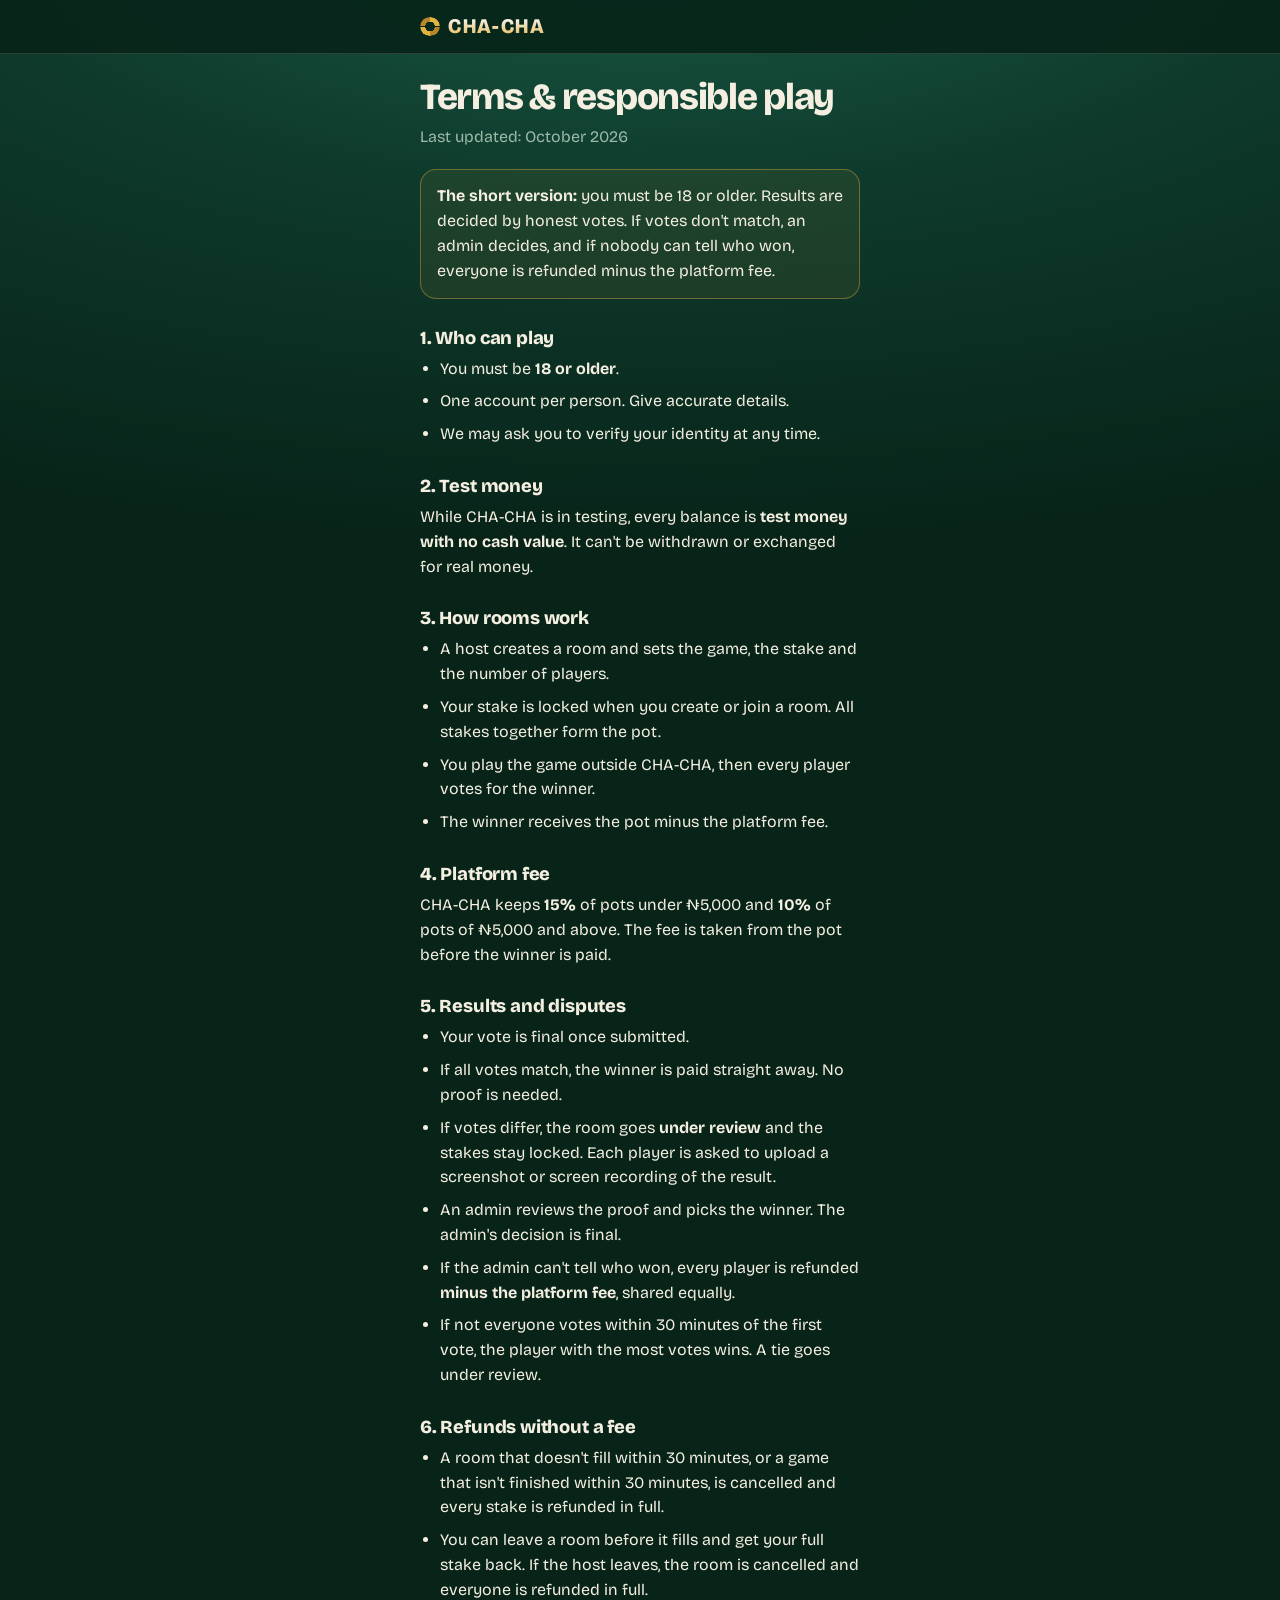
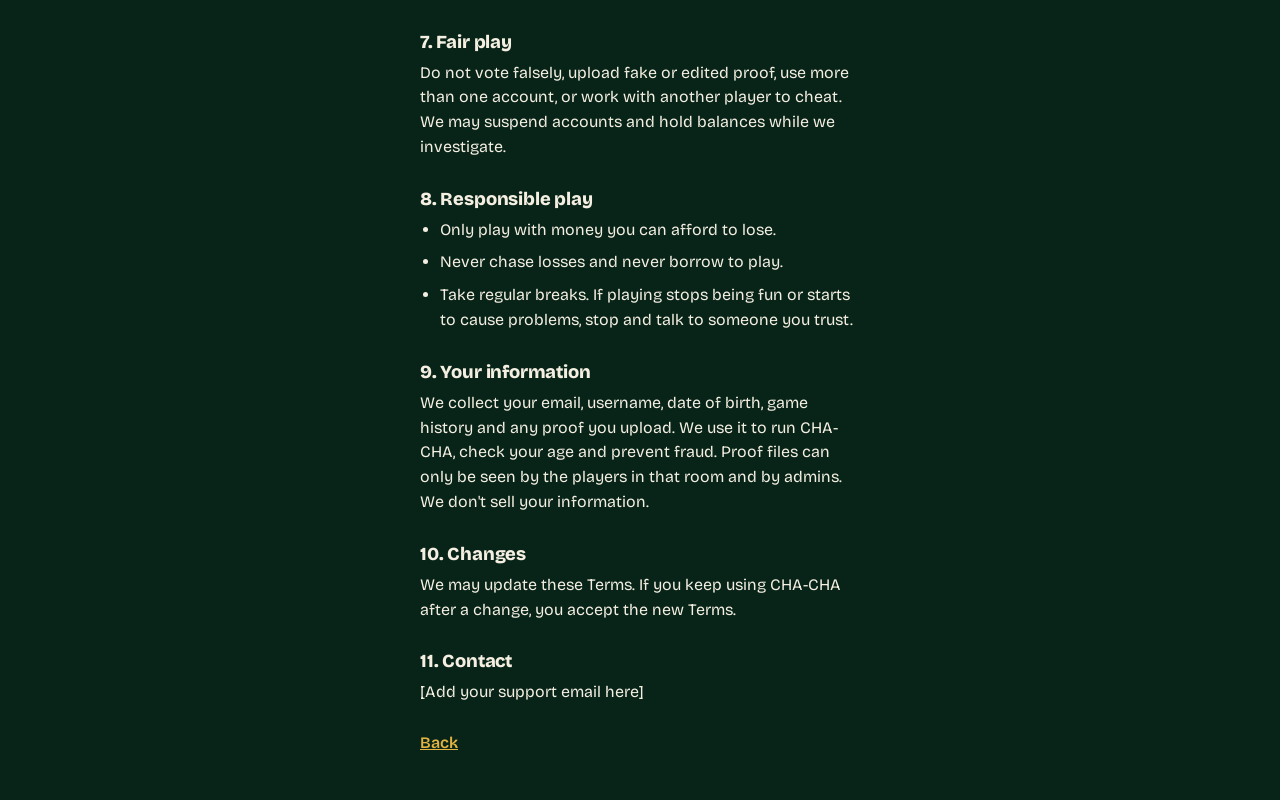
<file: terms.html>
<!DOCTYPE html>
<html lang="en">
<head>
  <meta charset="UTF-8">
  <meta name="viewport" content="width=device-width, initial-scale=1, viewport-fit=cover">
  <meta name="theme-color" content="#0E3A2C">
  <link rel="manifest" href="manifest.webmanifest">
  <link rel="icon" type="image/png" sizes="32x32" href="icon-32.png">
  <link rel="apple-touch-icon" href="icon-180.png">
  <meta name="mobile-web-app-capable" content="yes">
  <meta name="apple-mobile-web-app-capable" content="yes">
  <meta name="apple-mobile-web-app-title" content="CHA-CHA">
  <meta name="apple-mobile-web-app-status-bar-style" content="black-translucent">
  <script>if ("serviceWorker" in navigator) navigator.serviceWorker.register("sw.js");</script>
  <title>Terms · CHA-CHA</title>
  <link rel="preconnect" href="https://fonts.googleapis.com">
  <link rel="preconnect" href="https://fonts.gstatic.com" crossorigin>
  <link href="https://fonts.googleapis.com/css2?family=Bricolage+Grotesque:opsz,wght@12..96,400;12..96,600;12..96,800&display=swap" rel="stylesheet">
  <link rel="stylesheet" href="style.css?v=3">
  <!-- Draft: have a Nigerian gaming lawyer review this page before real money is switched on. -->
  <style>
    .terms {
      padding-top: 24px;
      padding-bottom: calc(48px + env(safe-area-inset-bottom, 0px));
    }
    .terms h1 {
      font-size: clamp(1.9rem, 8vw, 2.3rem);
      font-weight: 800;
      line-height: 1.05;
      letter-spacing: -0.035em;
    }
    .terms .updated {
      margin-top: 8px;
      color: var(--moss);
    }
    .terms h2 {
      margin-top: 28px;
      font-size: 1.15rem;
      font-weight: 800;
      letter-spacing: -0.01em;
    }
    .terms p, .terms li {
      margin-top: 8px;
      line-height: 1.55;
    }
    .terms ul {
      padding-left: 20px;
    }
    .terms .callout {
      margin-top: 20px;
      padding: 14px 16px;
      border: 1px solid rgba(227, 179, 65, 0.4);
      border-radius: 16px;
      background: rgba(227, 179, 65, 0.08);
    }
    .terms .back {
      display: inline-block;
      margin-top: 28px;
      color: var(--brass);
      font-weight: 600;
      text-decoration: underline;
    }
  </style>
</head>
<body>

  <header class="topbar">
    <a class="wordmark" href="index.html">CHA-CHA</a>
  </header>

  <main class="terms">
    <h1>Terms &amp; responsible play</h1>
    <p class="updated">Last updated: October 2026</p>

    <p class="callout"><strong>The short version:</strong> you must be 18 or older. Results are decided by honest votes. If votes don't match, an admin decides, and if nobody can tell who won, everyone is refunded minus the platform fee.</p>

    <h2>1. Who can play</h2>
    <ul>
      <li>You must be <strong>18 or older</strong>.</li>
      <li>One account per person. Give accurate details.</li>
      <li>We may ask you to verify your identity at any time.</li>
    </ul>

    <h2>2. Test money</h2>
    <p>While CHA-CHA is in testing, every balance is <strong>test money with no cash value</strong>. It can't be withdrawn or exchanged for real money.</p>

    <h2>3. How rooms work</h2>
    <ul>
      <li>A host creates a room and sets the game, the stake and the number of players.</li>
      <li>Your stake is locked when you create or join a room. All stakes together form the pot.</li>
      <li>You play the game outside CHA-CHA, then every player votes for the winner.</li>
      <li>The winner receives the pot minus the platform fee.</li>
    </ul>

    <h2>4. Platform fee</h2>
    <p>CHA-CHA keeps <strong>15%</strong> of pots under ₦5,000 and <strong>10%</strong> of pots of ₦5,000 and above. The fee is taken from the pot before the winner is paid.</p>

    <h2>5. Results and disputes</h2>
    <ul>
      <li>Your vote is final once submitted.</li>
      <li>If all votes match, the winner is paid straight away. No proof is needed.</li>
      <li>If votes differ, the room goes <strong>under review</strong> and the stakes stay locked. Each player is asked to upload a screenshot or screen recording of the result.</li>
      <li>An admin reviews the proof and picks the winner. The admin's decision is final.</li>
      <li>If the admin can't tell who won, every player is refunded <strong>minus the platform fee</strong>, shared equally.</li>
      <li>If not everyone votes within 30 minutes of the first vote, the player with the most votes wins. A tie goes under review.</li>
    </ul>

    <h2>6. Refunds without a fee</h2>
    <ul>
      <li>A room that doesn't fill within 30 minutes, or a game that isn't finished within 30 minutes, is cancelled and every stake is refunded in full.</li>
      <li>You can leave a room before it fills and get your full stake back. If the host leaves, the room is cancelled and everyone is refunded in full.</li>
    </ul>

    <h2>7. Fair play</h2>
    <p>Do not vote falsely, upload fake or edited proof, use more than one account, or work with another player to cheat. We may suspend accounts and hold balances while we investigate.</p>

    <h2>8. Responsible play</h2>
    <ul>
      <li>Only play with money you can afford to lose.</li>
      <li>Never chase losses and never borrow to play.</li>
      <li>Take regular breaks. If playing stops being fun or starts to cause problems, stop and talk to someone you trust.</li>
    </ul>

    <h2>9. Your information</h2>
    <p>We collect your email, username, date of birth, game history and any proof you upload. We use it to run CHA-CHA, check your age and prevent fraud. Proof files can only be seen by the players in that room and by admins. We don't sell your information.</p>

    <h2>10. Changes</h2>
    <p>We may update these Terms. If you keep using CHA-CHA after a change, you accept the new Terms.</p>

    <h2>11. Contact</h2>
    <p>[Add your support email here]</p>

    <a class="back" href="javascript:history.length > 1 ? history.back() : (location.href = 'index.html')">Back</a>
  </main>

</body>
</html>
</file>
<file: style.css>
/* CHA-CHA — mobile-first styles */

:root {
  --felt: #0E3A2C;
  --felt-deep: #082419;
  --felt-raised: #134A39;
  --brass: #E3B341;
  --brass-deep: #B8862A;
  --chalk: #F4EFE1;
  --moss: #9CB9A9;
  --line: rgba(244, 239, 225, 0.14);
  --font: "Bricolage Grotesque", "Segoe UI", system-ui, -apple-system, sans-serif;
  color-scheme: dark;
}

* {
  box-sizing: border-box;
  margin: 0;
}

html {
  -webkit-text-size-adjust: 100%;
}

body {
  min-height: 100vh;
  font-family: var(--font);
  color: var(--chalk);
  background-color: var(--felt-deep);
  background-image: radial-gradient(ellipse 120% 70% at 50% -10%, #1B5C46 0%, var(--felt) 45%, var(--felt-deep) 100%);
  background-attachment: fixed;
  -webkit-tap-highlight-color: transparent;
}

[hidden] {
  display: none !important;
}

a {
  color: inherit;
  text-decoration: none;
}

button {
  font: inherit;
  color: inherit;
  cursor: pointer;
}

:focus-visible {
  outline: 2px solid var(--brass);
  outline-offset: 3px;
}

/* Top bar */
.topbar {
  position: sticky;
  top: 0;
  z-index: 10;
  display: flex;
  align-items: center;
  justify-content: space-between;
  padding: calc(14px + env(safe-area-inset-top, 0px)) max(20px, calc(50% - 220px)) 14px;
  border-bottom: 1px solid var(--line);
  background: rgba(8, 36, 25, 0.92);
  -webkit-backdrop-filter: blur(12px);
  backdrop-filter: blur(12px);
}

.wordmark {
  display: inline-flex;
  align-items: center;
  gap: 0.4em;
  font-size: 1.3rem;
  font-weight: 800;
  letter-spacing: 0.08em;
  white-space: nowrap;
  font-variation-settings: "opsz" 96;
  background: linear-gradient(180deg, var(--chalk) 25%, var(--brass) 100%);
  -webkit-background-clip: text;
  background-clip: text;
  -webkit-text-fill-color: transparent;
}

/* The pot ring from the app icon, used as the logo mark */
.wordmark::before {
  content: "";
  flex-shrink: 0;
  width: 0.95em;
  height: 0.95em;
  border-radius: 50%;
  background: conic-gradient(
    from 2deg,
    var(--brass) 0 86deg, transparent 86deg 90deg,
    var(--brass-deep) 90deg 176deg, transparent 176deg 180deg,
    var(--brass) 180deg 266deg, transparent 266deg 270deg,
    var(--brass-deep) 270deg 356deg, transparent 356deg 360deg
  );
  -webkit-mask: radial-gradient(circle, transparent 34%, #000 36%);
  mask: radial-gradient(circle, transparent 34%, #000 36%);
}

@media (max-width: 380px) {
  .wordmark::before { display: none; }
}

.topbar-right {
  display: flex;
  align-items: center;
  gap: 12px;
}

.add-pill {
  display: inline-flex;
  align-items: center;
  min-height: 36px;
  padding: 0 14px;
  border-radius: 999px;
  background: var(--brass);
  color: var(--felt-deep);
  font-size: 0.9rem;
  font-weight: 600;
  white-space: nowrap;
}

.balance {
  display: flex;
  flex-direction: column;
  align-items: flex-end;
  line-height: 1.15;
  visibility: hidden;
}

.balance.ready {
  visibility: visible;
}

.balance span {
  font-size: 0.75rem;
  color: var(--moss);
}

.balance strong {
  font-size: 1rem;
  font-weight: 600;
  color: var(--brass);
}

/* Page */
main {
  max-width: 480px;
  margin: 0 auto;
  padding: 8px 20px calc(96px + env(safe-area-inset-bottom, 0px));
}

.hero h1 {
  font-size: clamp(2rem, 9vw, 2.6rem);
  font-weight: 800;
  line-height: 1.04;
  letter-spacing: -0.035em;
  text-wrap: balance;
}

/* The pot */
.pot {
  position: relative;
  width: min(70vw, 270px);
  aspect-ratio: 1;
  margin: 28px auto 24px;
}

.pot svg {
  width: 100%;
  height: 100%;
  overflow: visible;
}

.slice {
  fill: var(--brass);
  transform-origin: 100px 100px;
  animation: settle 420ms cubic-bezier(0.2, 0.8, 0.2, 1) both;
}

.slice.alt {
  fill: var(--brass-deep);
}

@keyframes settle {
  from { opacity: 0; transform: scale(0.86); }
  to   { opacity: 1; transform: scale(1); }
}

.pot-center {
  position: absolute;
  inset: 0;
  display: flex;
  flex-direction: column;
  align-items: center;
  justify-content: center;
  pointer-events: none;
}

.pot-label {
  font-size: 0.85rem;
  color: var(--moss);
}

.pot-center strong {
  font-size: 1.75rem;
  font-weight: 800;
  letter-spacing: -0.02em;
}

/* Players + stake */
.controls {
  display: grid;
  grid-template-columns: 1fr 1fr;
  gap: 12px;
}

.field {
  display: flex;
  flex-direction: column;
  gap: 8px;
  padding: 12px 14px;
  border: 1px solid var(--line);
  border-radius: 18px;
  background: rgba(8, 36, 25, 0.45);
}

.field-label {
  font-size: 0.85rem;
  color: var(--moss);
}

.stepper {
  display: flex;
  align-items: center;
  justify-content: space-between;
}

.stepper button {
  width: 44px;
  height: 44px;
  border: 1px solid var(--line);
  border-radius: 50%;
  background: var(--felt-raised);
  font-size: 1.4rem;
  line-height: 1;
}

.stepper button:disabled {
  opacity: 0.35;
  cursor: default;
}

.stepper output {
  font-size: 1.6rem;
  font-weight: 800;
}

.stake-input {
  display: flex;
  align-items: center;
  gap: 4px;
  min-height: 44px;
  font-size: 1.6rem;
  font-weight: 800;
}

.stake-input input {
  width: 100%;
  min-width: 0;
  padding: 0;
  border: 0;
  background: transparent;
  color: var(--chalk);
  font: inherit;
}

.stake-input input:focus {
  outline: none;
}

.stake-input:focus-within {
  color: var(--brass);
}

.stake-input input::-webkit-outer-spin-button,
.stake-input input::-webkit-inner-spin-button {
  -webkit-appearance: none;
}

.stake-input input[type="number"] {
  -moz-appearance: textfield;
}

.breakdown {
  margin-top: 16px;
  font-size: 0.95rem;
  line-height: 1.45;
  color: var(--moss);
  text-align: center;
}

/* Empty wallet prompt */
.empty-wallet {
  display: grid;
  gap: 14px;
  margin-top: 28px;
  padding: 16px;
  border: 1px solid rgba(227, 179, 65, 0.4);
  border-radius: 18px;
  background: rgba(227, 179, 65, 0.08);
}

.empty-wallet p {
  line-height: 1.45;
}

.empty-wallet .btn {
  min-height: 48px;
  font-size: 1rem;
}

/* Buttons */
.actions {
  display: grid;
  gap: 12px;
  margin-top: 28px;
}

.btn {
  display: flex;
  align-items: center;
  justify-content: center;
  min-height: 56px;
  border-radius: 16px;
  font-size: 1.1rem;
  font-weight: 600;
  transition: transform 120ms ease;
}

.btn:active {
  transform: scale(0.98);
}

.btn-primary {
  background: var(--brass);
  color: var(--felt-deep);
}

.btn-secondary {
  border: 1.5px solid var(--line);
  color: var(--chalk);
}

/* Bottom tab bar */
.tabbar {
  position: fixed;
  left: 0;
  right: 0;
  bottom: 0;
  z-index: 20;
  display: grid;
  grid-template-columns: repeat(4, 1fr);
  padding-bottom: env(safe-area-inset-bottom, 0px);
  border-top: 1px solid var(--line);
  background: rgba(8, 36, 25, 0.92);
  -webkit-backdrop-filter: blur(12px);
  backdrop-filter: blur(12px);
}

.tabbar a {
  display: flex;
  flex-direction: column;
  align-items: center;
  justify-content: center;
  gap: 4px;
  min-height: 62px;
  font-size: 0.75rem;
  color: var(--moss);
}

.tabbar a[aria-current="page"] {
  color: var(--brass);
}

.tabbar svg {
  width: 24px;
  height: 24px;
  fill: none;
  stroke: currentColor;
  stroke-width: 1.8;
  stroke-linecap: round;
  stroke-linejoin: round;
}

/* Respect reduced motion */
@media (prefers-reduced-motion: reduce) {
  .slice { animation: none; }
  .btn { transition: none; }
}
</file>
